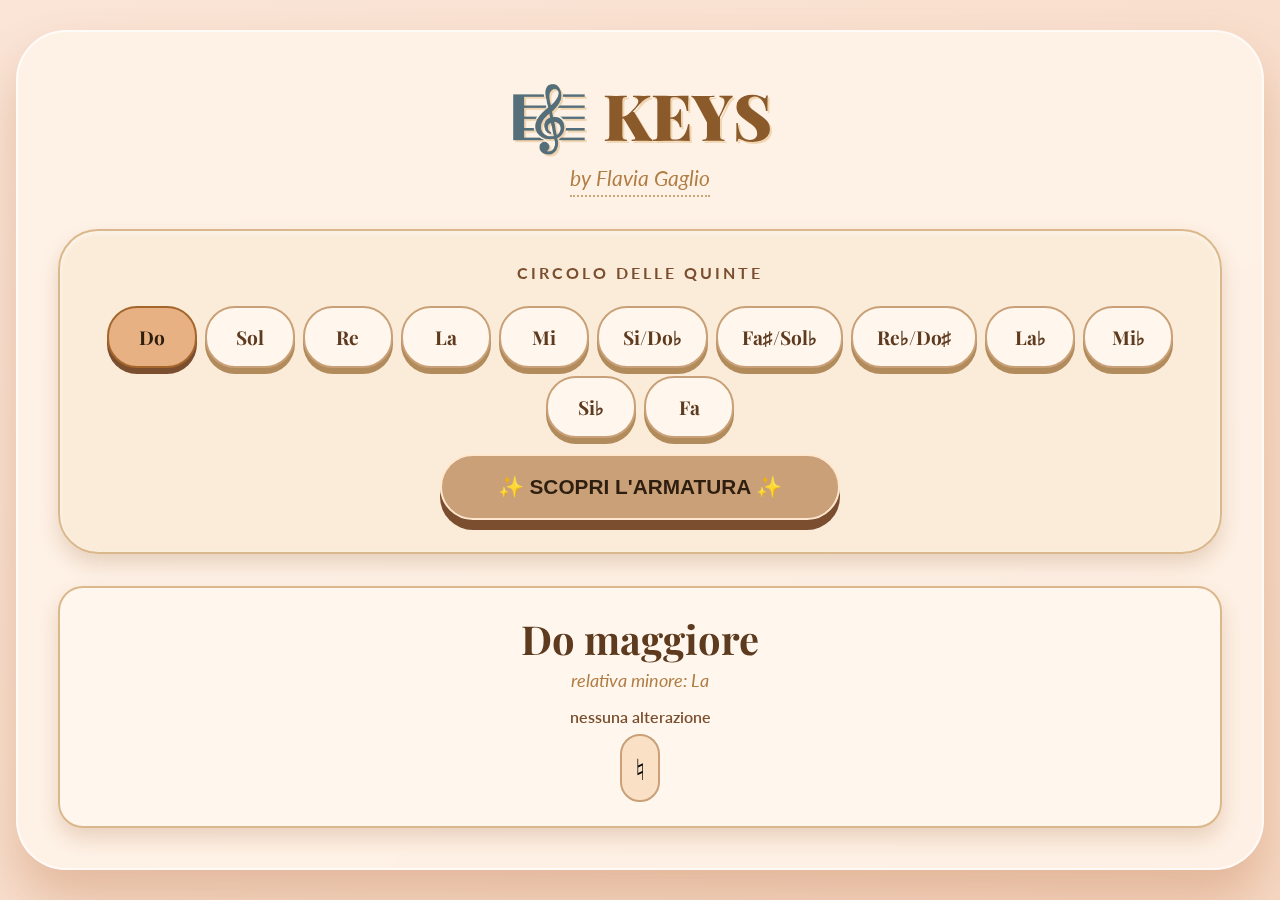
<file: keys/index.html>
<!DOCTYPE html>
<html lang="it">
<head>
    <meta charset="UTF-8">
    <meta name="viewport" content="width=device-width, initial-scale=1.0, maximum-scale=1.0, user-scalable=yes">
    <title>Keys · Flavia Gaglio</title>
    <link href="https://fonts.googleapis.com/css2?family=Playfair+Display:wght@400;700;900&family=Lato:wght@300;400;700&display=swap" rel="stylesheet">
    <style>
        * { margin: 0; padding: 0; box-sizing: border-box; }
        body {
            background: linear-gradient(145deg, #fae5d7 0%, #f7d9c4 100%);
            font-family: 'Lato', sans-serif;
            min-height: 100vh;
            display: flex;
            align-items: center;
            justify-content: center;
            padding: 1rem;
        }
        .container {
            max-width: 1300px;
            width: 100%;
            background: rgba(255, 245, 235, 0.8);
            backdrop-filter: blur(10px);
            border-radius: 30px;
            padding: 1.5rem;
            box-shadow: 0 30px 50px rgba(180, 100, 50, 0.3);
            border: 2px solid rgba(255, 255, 255, 0.7);
        }
        @media (min-width: 768px) {
            .container {
                padding: 2.5rem;
                border-radius: 50px;
            }
        }
        h1 {
            font-family: 'Playfair Display', serif;
            font-size: 3rem;
            font-weight: 900;
            color: #8b5a2b;
            text-align: center;
            text-shadow: 2px 2px 0 #f0d5b0;
            margin-bottom: 0.5rem;
        }
        @media (min-width: 768px) {
            h1 { font-size: 4rem; }
        }
        .byline {
            text-align: center;
            font-size: 1.2rem;
            color: #b07d44;
            font-style: italic;
            border-bottom: 2px dotted #c9a77b;
            display: inline-block;
            padding-bottom: 0.3rem;
            margin: 0 auto 1.5rem;
            width: auto;
            display: table;
        }
        @media (min-width: 768px) {
            .byline { font-size: 1.3rem; margin-bottom: 2rem; }
        }
        .selector-area {
            background: rgba(250, 235, 215, 0.9);
            border-radius: 30px;
            padding: 1.5rem;
            margin-bottom: 2rem;
            border: 2px solid #dbb88c;
            box-shadow: inset 0 2px 5px rgba(255,255,255,0.5), 0 10px 20px rgba(140,80,30,0.2);
        }
        @media (min-width: 768px) {
            .selector-area {
                padding: 2rem;
                border-radius: 40px;
            }
        }
        .selector-label {
            text-align: center;
            color: #7a4e2e;
            font-size: 0.9rem;
            text-transform: uppercase;
            letter-spacing: 2px;
            margin-bottom: 1rem;
            font-weight: 700;
        }
        @media (min-width: 768px) {
            .selector-label {
                font-size: 1rem;
                letter-spacing: 3px;
                margin-bottom: 1.5rem;
            }
        }
        .note-grid {
            display: flex;
            flex-wrap: wrap;
            gap: 0.5rem;
            justify-content: center;
            margin-bottom: 1rem;
        }
        .note-btn {
            background: #fff7ed;
            border: 2px solid #c9a077;
            color: #5e3a1f;
            padding: 0.6rem 0.8rem;
            border-radius: 30px;
            font-weight: 700;
            font-size: 0.9rem;
            font-family: 'Playfair Display', serif;
            cursor: pointer;
            box-shadow: 0 4px 0 #b28b5c;
            transition: all 0.1s ease;
            min-width: 70px;
            flex: 0 1 auto;
        }
        @media (min-width: 480px) {
            .note-btn {
                padding: 0.8rem 1.2rem;
                font-size: 1rem;
                min-width: 80px;
            }
        }
        @media (min-width: 768px) {
            .note-btn {
                padding: 1rem 1.5rem;
                font-size: 1.2rem;
                min-width: 90px;
                box-shadow: 0 6px 0 #b28b5c;
            }
        }
        .note-btn:active {
            transform: translateY(4px);
            box-shadow: 0 2px 0 #b28b5c;
        }
        .note-btn.selected {
            background: #e7b183;
            border-color: #a5662b;
            color: #2d1e0f;
            box-shadow: 0 4px 0 #7a4e2e;
        }
        @media (min-width: 768px) {
            .note-btn.selected {
                box-shadow: 0 6px 0 #7a4e2e;
            }
        }
        .calculate-btn {
            background: #c9a077;
            color: #2d1e0f;
            border: none;
            padding: 1rem 2rem;
            border-radius: 40px;
            font-weight: 800;
            font-size: 1.1rem;
            cursor: pointer;
            width: 100%;
            max-width: 350px;
            margin: 1rem auto 0;
            display: block;
            text-transform: uppercase;
            box-shadow: 0 8px 0 #7a4e2e;
            border: 2px solid #ffe7cf;
            transition: all 0.1s ease;
        }
        @media (min-width: 768px) {
            .calculate-btn {
                padding: 1.2rem 3rem;
                font-size: 1.3rem;
                max-width: 400px;
                box-shadow: 0 10px 0 #7a4e2e;
            }
        }
        .calculate-btn:active {
            transform: translateY(6px);
            box-shadow: 0 4px 0 #7a4e2e;
        }
        .results-grid {
            display: grid;
            grid-template-columns: 1fr;
            gap: 1.5rem;
            margin-top: 2rem;
        }
        @media (min-width: 600px) {
            .results-grid {
                grid-template-columns: repeat(2, 1fr);
            }
        }
        @media (min-width: 1024px) {
            .results-grid {
                grid-template-columns: repeat(auto-fit, minmax(300px, 1fr));
            }
        }
        .result-card {
            background: #fff7ed;
            border-radius: 25px;
            padding: 1.5rem;
            border: 2px solid #dbb88c;
            box-shadow: 0 10px 20px rgba(150,80,30,0.2);
            text-align: center;
        }
        .key-name {
            font-size: 2rem;
            font-family: 'Playfair Display', serif;
            font-weight: 700;
            color: #5e3a1f;
            margin-bottom: 0.3rem;
        }
        @media (min-width: 768px) {
            .key-name { font-size: 2.5rem; }
        }
        .relative-minor {
            font-size: 1.1rem;
            color: #b07d44;
            margin-bottom: 1rem;
            font-style: italic;
        }
        .accidentals-count {
            font-size: 1rem;
            color: #7a4e2e;
            margin-bottom: 0.5rem;
            font-weight: 600;
        }
        .accidentals-list {
            font-size: 1.8rem;
            font-family: 'Playfair Display', serif;
            background: #fae1c6;
            padding: 0.8rem;
            border-radius: 40px;
            display: inline-block;
            border: 2px solid #c9a077;
        }
        .accidental-note {
            display: inline-block;
            margin: 0 0.2rem;
            font-weight: 700;
        }
        .sharp { color: #bc6c25; }
        .flat { color: #a47148; }
    </style>
</head>
<body>
    <div class="container">
        <h1>🎼 KEYS</h1>
        <div class="byline">by Flavia Gaglio</div>

        <div class="selector-area">
            <div class="selector-label">circolo delle quinte</div>
            <div class="note-grid" id="noteGrid"></div>
            <button class="calculate-btn" id="calculate">✨ scopri l'armatura ✨</button>
        </div>

        <div id="resultsContainer" class="results-grid"></div>
    </div>

    <script>
        (function() {
            const MAJOR_SIGNATURES = {
                "Do":    { count: 0, type: 'none', accidentals: [] },
                "Do♯":   { count: 7, type: '#', accidentals: ["Fa♯", "Do♯", "Sol♯", "Re♯", "La♯", "Mi♯", "Si♯"] },
                "Re♭":   { count: 5, type: 'b', accidentals: ["Si♭", "Mi♭", "La♭", "Re♭", "Sol♭"] },
                "Re":    { count: 2, type: '#', accidentals: ["Fa♯", "Do♯"] },
                "Mi♭":   { count: 3, type: 'b', accidentals: ["Si♭", "Mi♭", "La♭"] },
                "Mi":    { count: 4, type: '#', accidentals: ["Fa♯", "Do♯", "Sol♯", "Re♯"] },
                "Fa":    { count: 1, type: 'b', accidentals: ["Si♭"] },
                "Fa♯":   { count: 6, type: '#', accidentals: ["Fa♯", "Do♯", "Sol♯", "Re♯", "La♯", "Mi♯"] },
                "Sol♭":  { count: 6, type: 'b', accidentals: ["Si♭", "Mi♭", "La♭", "Re♭", "Sol♭", "Do♭"] },
                "Sol":   { count: 1, type: '#', accidentals: ["Fa♯"] },
                "Sol♯":  { count: 5, type: '#', accidentals: ["Fa♯", "Do♯", "Sol♯", "Re♯", "La♯"] },
                "La♭":   { count: 4, type: 'b', accidentals: ["Si♭", "Mi♭", "La♭", "Re♭"] },
                "La":    { count: 3, type: '#', accidentals: ["Fa♯", "Do♯", "Sol♯"] },
                "Si♭":   { count: 2, type: 'b', accidentals: ["Si♭", "Mi♭"] },
                "Si":    { count: 5, type: '#', accidentals: ["Fa♯", "Do♯", "Sol♯", "Re♯", "La♯"] }
            };

            const NOTE_LABELS = [
                "Do", "Sol", "Re", "La", "Mi", "Si/Do♭", "Fa♯/Sol♭", "Re♭/Do♯",
                "La♭", "Mi♭", "Si♭", "Fa"
            ];

            const TONALITA_PER_ETICHETTA = {
                "Do": [ { maggiore: "Do", minore: "La" } ],
                "Sol": [ { maggiore: "Sol", minore: "Mi" } ],
                "Re": [ { maggiore: "Re", minore: "Si" } ],
                "La": [ { maggiore: "La", minore: "Fa♯" } ],
                "Mi": [ { maggiore: "Mi", minore: "Do♯" } ],
                "Si/Do♭": [
                    { maggiore: "Si", minore: "Sol♯" },
                    { maggiore: "Do♭", minore: "La♭" }
                ],
                "Fa♯/Sol♭": [
                    { maggiore: "Fa♯", minore: "Re♯" },
                    { maggiore: "Sol♭", minore: "Mi♭" }
                ],
                "Re♭/Do♯": [
                    { maggiore: "Re♭", minore: "Si♭" },
                    { maggiore: "Do♯", minore: "La♯" }
                ],
                "La♭": [ { maggiore: "La♭", minore: "Fa" } ],
                "Mi♭": [ { maggiore: "Mi♭", minore: "Do" } ],
                "Si♭": [ { maggiore: "Si♭", minore: "Sol" } ],
                "Fa": [ { maggiore: "Fa", minore: "Re" } ]
            };

            let selectedIndex = 0;
            const noteGrid = document.getElementById('noteGrid');
            const calculateBtn = document.getElementById('calculate');
            const resultsContainer = document.getElementById('resultsContainer');

            NOTE_LABELS.forEach((label, idx) => {
                const btn = document.createElement('button');
                btn.className = 'note-btn' + (idx === 0 ? ' selected' : '');
                btn.textContent = label;
                btn.dataset.index = idx;
                btn.addEventListener('click', () => {
                    document.querySelectorAll('.note-btn').forEach(b => b.classList.remove('selected'));
                    btn.classList.add('selected');
                    selectedIndex = idx;
                });
                noteGrid.appendChild(btn);
            });

            function createCard(maggiore, minore) {
                const sig = MAJOR_SIGNATURES[maggiore];
                if (!sig) return null;

                const card = document.createElement('div');
                card.className = 'result-card';

                const nameEl = document.createElement('div');
                nameEl.className = 'key-name';
                nameEl.textContent = `${maggiore} maggiore`;
                card.appendChild(nameEl);

                const relEl = document.createElement('div');
                relEl.className = 'relative-minor';
                relEl.textContent = `relativa minore: ${minore}`;
                card.appendChild(relEl);

                if (sig.count === 0) {
                    const countEl = document.createElement('div');
                    countEl.className = 'accidentals-count';
                    countEl.textContent = 'nessuna alterazione';
                    card.appendChild(countEl);
                    const listEl = document.createElement('div');
                    listEl.className = 'accidentals-list';
                    listEl.innerHTML = '♮';
                    card.appendChild(listEl);
                } else {
                    const tipo = sig.type === '#' ? 'diesis' : 'bemolli';
                    const countEl = document.createElement('div');
                    countEl.className = 'accidentals-count';
                    countEl.textContent = `${sig.count} ${tipo}`;
                    card.appendChild(countEl);

                    const listEl = document.createElement('div');
                    listEl.className = 'accidentals-list';
                    let html = '';
                    sig.accidentals.forEach(nota => {
                        const classe = sig.type === '#' ? 'sharp' : 'flat';
                        html += `<span class="accidental-note ${classe}">${nota}</span>`;
                    });
                    listEl.innerHTML = html;
                    card.appendChild(listEl);
                }

                return card;
            }

            function renderKeys() {
                const label = NOTE_LABELS[selectedIndex];
                const tonalitaList = TONALITA_PER_ETICHETTA[label];
                if (!tonalitaList) return;

                resultsContainer.innerHTML = '';

                tonalitaList.forEach(item => {
                    const card = createCard(item.maggiore, item.minore);
                    if (card) resultsContainer.appendChild(card);
                });
            }

            calculateBtn.addEventListener('click', renderKeys);
            renderKeys();
        })();
    </script>
</body>
</html>
</file>
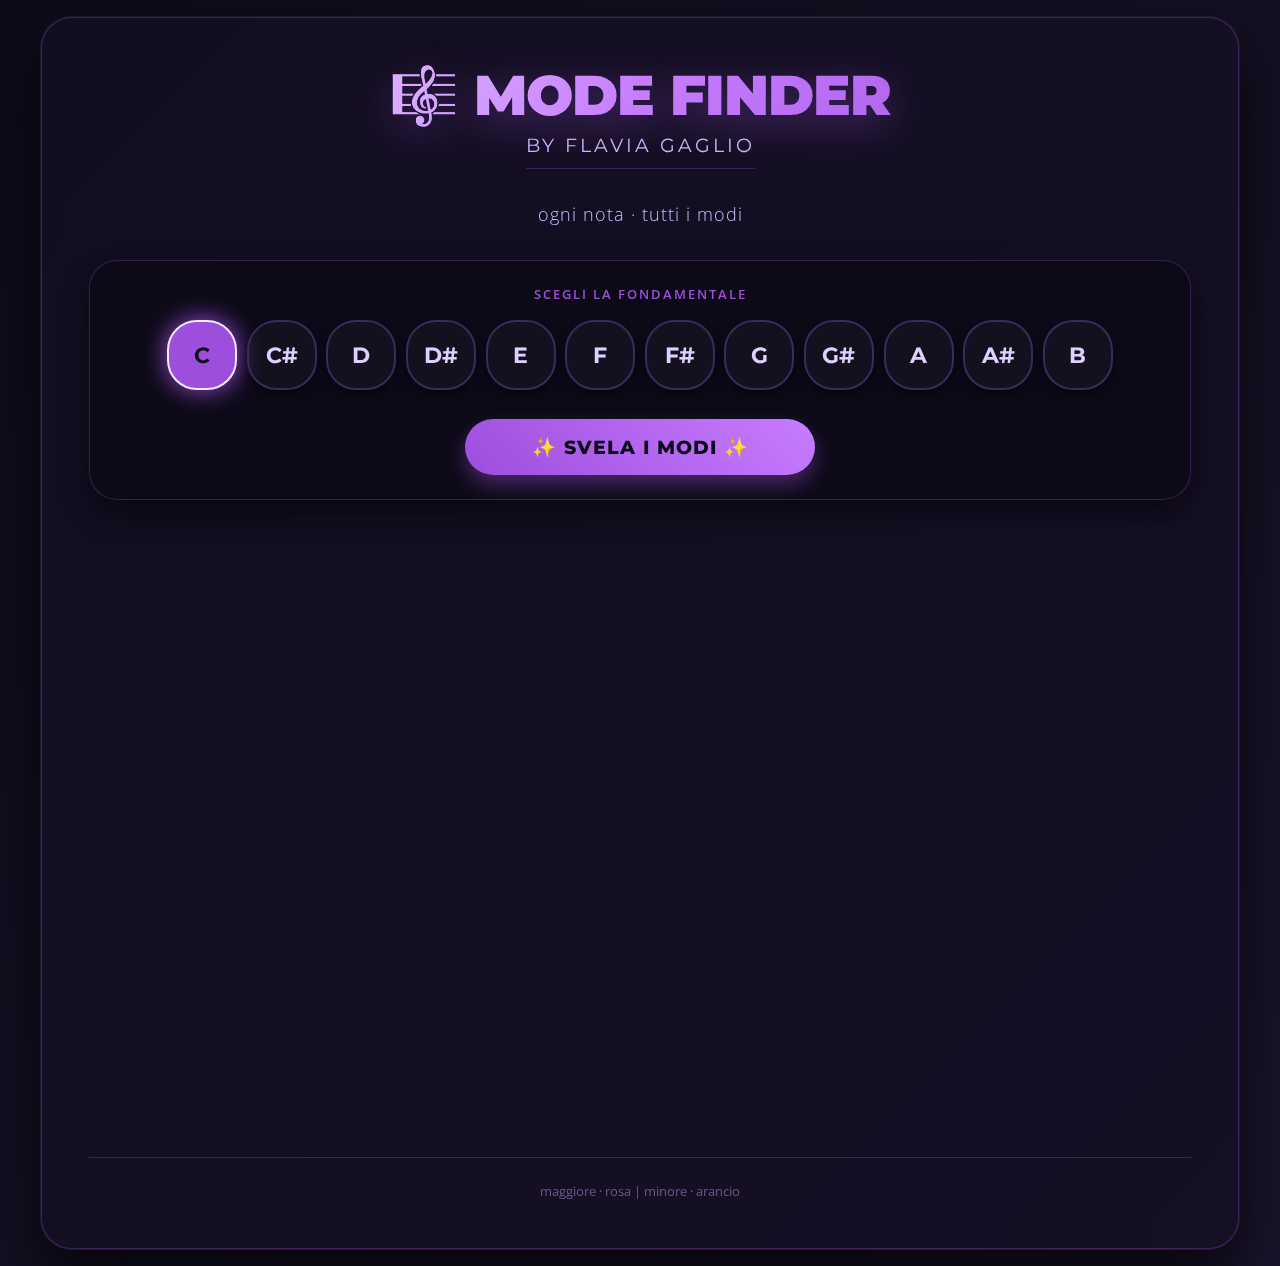
<file: mode-finder/index.html>
<!DOCTYPE html>
<html lang="en">
<head>
    <meta charset="UTF-8">
    <meta name="viewport" content="width=device-width, initial-scale=1.0, maximum-scale=1.0, user-scalable=yes">
    <title>Mode Finder · Flavia Gaglio</title>
    <!-- Font Google -->
    <link href="https://fonts.googleapis.com/css2?family=Montserrat:wght@400;700;900&family=Open+Sans:wght@400;600&display=swap" rel="stylesheet">
    <style>
        * {
            margin: 0;
            padding: 0;
            box-sizing: border-box;
        }

        body {
            background: linear-gradient(135deg, #0d0b1a 0%, #1a142b 100%);
            color: #f0e9ff;
            font-family: 'Open Sans', sans-serif;
            line-height: 1.5;
            min-height: 100vh;
            display: flex;
            align-items: center;
            justify-content: center;
            padding: 1rem;
            animation: fadeInBody 1.2s ease-out;
        }

        @keyframes fadeInBody {
            from { opacity: 0; }
            to { opacity: 1; }
        }

        .container {
            max-width: 1200px;
            width: 100%;
            background: rgba(20, 15, 35, 0.8);
            backdrop-filter: blur(10px);
            border-radius: 32px;
            padding: 1.8rem;
            box-shadow: 0 30px 60px rgba(0, 0, 0, 0.7), 0 0 0 1px rgba(157, 78, 221, 0.3) inset;
            border: 1px solid rgba(255, 255, 255, 0.05);
            transition: box-shadow 0.3s;
        }

        @media (min-width: 768px) {
            .container {
                padding: 3rem;
            }
        }

        /* Titolo */
        .hero-title {
            text-align: center;
            margin-bottom: 1rem;
        }

        h1 {
            font-family: 'Montserrat', sans-serif;
            font-size: 3.5rem;
            font-weight: 900;
            background: linear-gradient(120deg, #f0e9ff, #c77dff, #9d4edd);
            -webkit-background-clip: text;
            -webkit-text-fill-color: transparent;
            background-clip: text;
            letter-spacing: -1px;
            line-height: 1.1;
            filter: drop-shadow(0 10px 20px rgba(157, 78, 221, 0.4));
            animation: floatTitle 3s infinite ease-in-out;
            margin-bottom: 0.3rem;
        }

        .byline {
            font-family: 'Montserrat', sans-serif;
            font-size: 1.2rem;
            font-weight: 400;
            color: #c7b9ff;
            letter-spacing: 3px;
            text-transform: uppercase;
            border-bottom: 1px solid rgba(157, 78, 221, 0.3);
            display: inline-block;
            padding-bottom: 0.5rem;
            margin-bottom: 1rem;
        }

        @keyframes floatTitle {
            0%, 100% { transform: translateY(0); }
            50% { transform: translateY(-5px); }
        }

        .sub {
            text-align: center;
            font-size: 1.1rem;
            color: #c7b9ff;
            margin-bottom: 2rem;
            font-weight: 300;
            letter-spacing: 1px;
        }

        /* Selettore area */
        .selector-area {
            background: rgba(10, 8, 20, 0.7);
            backdrop-filter: blur(5px);
            border-radius: 28px;
            padding: 1.5rem;
            margin-bottom: 2.5rem;
            border: 1px solid rgba(157, 78, 221, 0.3);
            box-shadow: 0 15px 30px rgba(0, 0, 0, 0.5);
        }

        .selector-label {
            font-size: 0.8rem;
            text-transform: uppercase;
            letter-spacing: 2px;
            color: #9d4edd;
            margin-bottom: 1rem;
            font-weight: 600;
            text-align: center;
        }

        .note-grid {
            display: flex;
            flex-wrap: wrap;
            gap: 0.6rem;
            justify-content: center;
            margin-bottom: 1.8rem;
        }

        .note-btn {
            background: rgba(255, 255, 255, 0.03);
            border: 2px solid #3c2a5a;
            color: #e0d0ff;
            width: 60px;
            height: 60px;
            border-radius: 30px;
            font-weight: 700;
            font-size: 1.3rem;
            font-family: 'Montserrat', sans-serif;
            cursor: pointer;
            transition: all 0.2s ease;
            display: flex;
            align-items: center;
            justify-content: center;
            box-shadow: 0 5px 10px rgba(0,0,0,0.5);
            -webkit-tap-highlight-color: transparent;
        }

        @media (min-width: 480px) {
            .note-btn {
                width: 70px;
                height: 70px;
                font-size: 1.4rem;
            }
        }

        .note-btn:active {
            transform: scale(0.95);
            background: rgba(157, 78, 221, 0.4);
        }

        .note-btn.selected {
            background: #9d4edd;
            border-color: #f0e9ff;
            color: #0d0b1a;
            box-shadow: 0 0 25px #9d4edd;
        }

        .calculate-btn {
            background: linear-gradient(45deg, #9d4edd, #c77dff);
            color: #0d0b1a;
            border: none;
            padding: 1rem 2rem;
            border-radius: 50px;
            font-weight: 800;
            font-size: 1.2rem;
            font-family: 'Montserrat', sans-serif;
            cursor: pointer;
            transition: all 0.2s;
            letter-spacing: 1px;
            width: 100%;
            max-width: 350px;
            margin: 0 auto;
            display: block;
            text-transform: uppercase;
            box-shadow: 0 10px 20px rgba(157, 78, 221, 0.4);
            -webkit-tap-highlight-color: transparent;
        }

        .calculate-btn:active {
            transform: scale(0.97);
            box-shadow: 0 5px 10px rgba(157, 78, 221, 0.7);
        }

        .modes-grid {
            display: grid;
            grid-template-columns: 1fr;
            gap: 1.2rem;
            margin-top: 2rem;
            animation: fadeInUp 0.8s ease-out;
        }

        @media (min-width: 600px) {
            .modes-grid {
                grid-template-columns: repeat(2, 1fr);
            }
        }

        @media (min-width: 1024px) {
            .modes-grid {
                grid-template-columns: repeat(3, 1fr);
            }
        }

        @keyframes fadeInUp {
            from {
                opacity: 0;
                transform: translateY(20px);
            }
            to {
                opacity: 1;
                transform: translateY(0);
            }
        }

        .mode-card {
            background: rgba(30, 20, 45, 0.9);
            backdrop-filter: blur(4px);
            border-radius: 24px;
            padding: 1.5rem;
            border-left: 6px solid;
            box-shadow: 0 10px 20px rgba(0, 0, 0, 0.6);
            transition: transform 0.2s;
            opacity: 0;
            animation: cardAppear 0.4s forwards;
            animation-delay: calc(0.05s * var(--i));
        }

        @keyframes cardAppear {
            to { opacity: 1; }
            from { opacity: 0; }
        }

        .mode-card.major {
            border-left-color: #f72585;
        }

        .mode-card.minor {
            border-left-color: #ff9e00;
        }

        .mode-name {
            font-family: 'Montserrat', sans-serif;
            font-size: 1.6rem;
            font-weight: 700;
            display: flex;
            justify-content: space-between;
            align-items: center;
            margin-bottom: 0.8rem;
            color: #fff;
        }

        .mode-type {
            font-size: 0.7rem;
            background: rgba(255,255,255,0.1);
            padding: 0.3rem 0.8rem;
            border-radius: 30px;
            font-weight: 400;
            color: #ddd;
            border: 1px solid rgba(255,255,255,0.2);
        }

        .mode-notes {
            font-family: 'Courier New', monospace;
            font-size: 1.1rem;
            background: rgba(0, 0, 0, 0.4);
            padding: 0.8rem;
            border-radius: 40px;
            color: #f0e9ff;
            word-break: break-word;
            border: 1px solid #9d4edd;
            text-align: center;
            letter-spacing: 1px;
        }

        footer {
            margin-top: 2.5rem;
            text-align: center;
            color: #6a5a8a;
            font-size: 0.8rem;
            border-top: 1px solid rgba(157, 78, 221, 0.3);
            padding-top: 1.5rem;
        }
    </style>
</head>
<body>
    <div class="container">
        <div class="hero-title">
            <h1>🎼 MODE FINDER</h1>
            <div class="byline">by Flavia Gaglio</div>
        </div>
        <p class="sub">ogni nota · tutti i modi</p>

        <div class="selector-area">
            <div class="selector-label">scegli la fondamentale</div>
            <div class="note-grid" id="noteGrid"></div>
            <button class="calculate-btn" id="calculate">✨ svela i modi ✨</button>
        </div>

        <div id="modes-container" class="modes-grid"></div>

        <footer>maggiore · rosa | minore · arancio</footer>
    </div>

    <script>
        (function() {
            // ---------- Costanti ----------
            const NOTE_NAMES = ["C", "C#", "D", "D#", "E", "F", "F#", "G", "G#", "A", "A#", "B"];
            const MAJOR_SCALE_INTERVALS = [2, 2, 1, 2, 2, 2, 1];
            const MODE_NAMES = ["Ionico", "Dorico", "Frigio", "Lidio", "Misolidio", "Eolio", "Locrio"];
            const MODE_IS_MAJOR = [true, false, false, true, true, false, false];

            // ---------- Stato ----------
            let selectedNoteIndex = 0;

            // ---------- DOM ----------
            const noteGrid = document.getElementById('noteGrid');
            const modesContainer = document.getElementById('modes-container');
            const calculateBtn = document.getElementById('calculate');

            // ---------- Crea griglia note ----------
            NOTE_NAMES.forEach((note, index) => {
                const btn = document.createElement('button');
                btn.className = 'note-btn' + (index === 0 ? ' selected' : '');
                btn.textContent = note;
                btn.dataset.index = index;
                btn.addEventListener('click', () => {
                    document.querySelectorAll('.note-btn').forEach(b => b.classList.remove('selected'));
                    btn.classList.add('selected');
                    selectedNoteIndex = index;
                });
                noteGrid.appendChild(btn);
            });

            // ---------- Funzioni di calcolo ----------
            function buildMajorScale(rootIndex) {
                const scale = [rootIndex];
                let current = rootIndex;
                for (let interval of MAJOR_SCALE_INTERVALS) {
                    current = (current + interval) % 12;
                    scale.push(current);
                }
                scale.pop(); // rimuovi ottava
                return scale;
            }

            function generateModes(rootIndex) {
                const majorScale = buildMajorScale(rootIndex);
                const modes = [];
                for (let i = 0; i < 7; i++) {
                    const modeIndices = [];
                    for (let j = 0; j < 7; j++) {
                        modeIndices.push(majorScale[(i + j) % 7]);
                    }
                    modes.push({
                        name: MODE_NAMES[i],
                        isMajor: MODE_IS_MAJOR[i],
                        notes: modeIndices.map(idx => NOTE_NAMES[idx])
                    });
                }
                return modes;
            }

            // ---------- Render con animazione ----------
            function renderModes(rootIndex) {
                const modes = generateModes(rootIndex);
                let html = '';
                modes.forEach((mode, idx) => {
                    const modeClass = mode.isMajor ? 'major' : 'minor';
                    const typeLabel = mode.isMajor ? 'maggiore' : 'minore';
                    const notesStr = mode.notes.join(' · ');
                    html += `
                        <div class="mode-card ${modeClass}" style="--i: ${idx + 1}">
                            <div class="mode-name">
                                ${mode.name} <span class="mode-type">${typeLabel}</span>
                            </div>
                            <div class="mode-notes">${notesStr}</div>
                        </div>
                    `;
                });
                modesContainer.innerHTML = html;
            }

            // ---------- Evento calcolo ----------
            calculateBtn.addEventListener('click', () => {
                renderModes(selectedNoteIndex);
            });

            // ---------- Mostra i modi di C all'avvio ----------
            renderModes(0);
        })();
    </script>
</body>
</html>
</file>
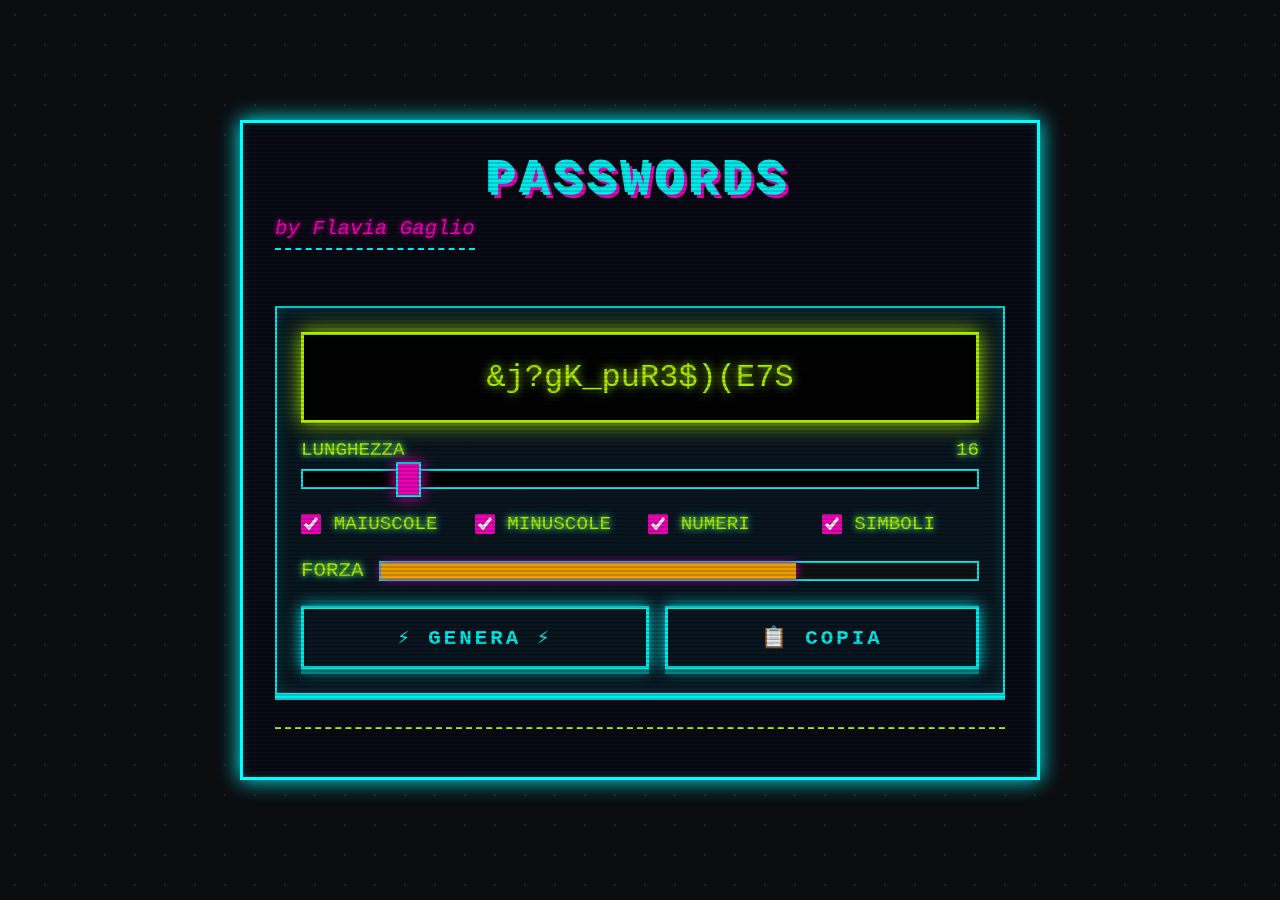
<file: passwords/index.html>
<!DOCTYPE html>
<html lang="it">
<head>
    <meta charset="UTF-8">
    <meta name="viewport" content="width=device-width, initial-scale=1.0, maximum-scale=1.0, user-scalable=yes">
    <title>passwords · Flavia Gaglio</title>
    <style>
        * {
            margin: 0;
            padding: 0;
            box-sizing: border-box;
        }

        body {
            background: #0b0c10;
            font-family: 'Courier New', Courier, monospace;
            min-height: 100vh;
            display: flex;
            align-items: center;
            justify-content: center;
            padding: 1rem;
            background-image: radial-gradient(#1f1f2e 1px, transparent 1px);
            background-size: 30px 30px;
            animation: scan 10s linear infinite;
        }

        @keyframes scan {
            0% { background-position: 0 0; }
            100% { background-position: 30px 30px; }
        }

        .container {
            max-width: 800px;
            width: 100%;
            background: rgba(10, 8, 20, 0.85);
            backdrop-filter: blur(5px);
            border: 3px solid #00ffff;
            box-shadow: 0 0 20px #00ffff, inset 0 0 10px #00ffff33;
            border-radius: 0px;
            padding: 2rem;
            color: #bbff00;
            text-shadow: 0 0 5px #bbff00, 0 0 10px #00ffff;
            position: relative;
            overflow: hidden;
        }

        .container::before {
            content: "";
            position: absolute;
            top: 0;
            left: 0;
            width: 100%;
            height: 100%;
            background: repeating-linear-gradient(0deg, rgba(0,255,255,0.03) 0px, rgba(0,0,0,0.3) 2px, transparent 4px);
            pointer-events: none;
            z-index: 1;
        }

        h1 {
            font-size: 3rem;
            font-weight: 900;
            text-align: center;
            letter-spacing: 5px;
            margin-bottom: 0.5rem;
            color: #00ffff;
            text-shadow: 3px 3px 0 #ff00c1, -3px -3px 0 #00ffff;
            animation: glitch 1.5s infinite;
        }

        @keyframes glitch {
            0%, 100% { transform: skew(0deg, 0deg); opacity: 1; }
            95% { transform: skew(2deg, 1deg); opacity: 0.8; }
            96% { transform: skew(-2deg, -1deg); opacity: 0.9; }
            97% { transform: skew(0deg, 0deg); opacity: 1; }
        }

        .byline {
            text-align: center;
            font-size: 1.3rem;
            color: #ff00c1;
            margin-bottom: 2rem;
            font-style: italic;
            text-shadow: 0 0 5px #ff00c1;
            border-bottom: 2px dashed #00ffff;
            padding-bottom: 0.5rem;
            display: inline-block;
            width: auto;
            margin-left: auto;
            margin-right: auto;
        }

        .glass-panel {
            background: rgba(0, 255, 255, 0.05);
            border: 2px solid #00ffff;
            padding: 1.5rem;
            margin: 1.5rem 0;
            box-shadow: inset 0 0 15px #00ffff33, 0 5px 0 #00ffff;
        }

        .password-display {
            background: #000000;
            border: 3px solid #bbff00;
            padding: 1.5rem;
            font-size: 2rem;
            font-family: 'Courier New', monospace;
            word-break: break-all;
            text-align: center;
            color: #bbff00;
            text-shadow: 0 0 10px #bbff00;
            margin-bottom: 1rem;
            position: relative;
            box-shadow: 0 0 20px #bbff00;
        }

        .password-display.glitch {
            animation: textGlitch 0.3s infinite;
        }

        @keyframes textGlitch {
            0% { transform: translate(0); filter: hue-rotate(0deg); }
            20% { transform: translate(-3px, 1px); filter: hue-rotate(90deg); }
            40% { transform: translate(3px, -1px); filter: hue-rotate(180deg); }
            60% { transform: translate(-2px, 2px); filter: hue-rotate(270deg); }
            80% { transform: translate(2px, -2px); filter: hue-rotate(360deg); }
            100% { transform: translate(0); }
        }

        .controls {
            display: flex;
            flex-direction: column;
            gap: 1.5rem;
        }

        .slider-container {
            display: flex;
            flex-direction: column;
            gap: 0.5rem;
        }

        .slider-label {
            display: flex;
            justify-content: space-between;
            font-size: 1.2rem;
            color: #bbff00;
        }

        input[type=range] {
            width: 100%;
            height: 20px;
            background: #000;
            border: 2px solid #00ffff;
            outline: none;
            -webkit-appearance: none;
        }

        input[type=range]::-webkit-slider-thumb {
            -webkit-appearance: none;
            width: 25px;
            height: 35px;
            background: #ff00c1;
            border: 2px solid #00ffff;
            box-shadow: 0 0 15px #ff00c1;
            cursor: pointer;
        }

        .checkbox-group {
            display: grid;
            grid-template-columns: repeat(auto-fit, minmax(150px, 1fr));
            gap: 1rem;
        }

        .checkbox-item {
            display: flex;
            align-items: center;
            gap: 0.8rem;
            font-size: 1.2rem;
        }

        .checkbox-item input[type=checkbox] {
            width: 20px;
            height: 20px;
            accent-color: #ff00c1;
        }

        .strength-meter {
            display: flex;
            align-items: center;
            gap: 1rem;
            font-size: 1.3rem;
        }

        .strength-bar {
            flex: 1;
            height: 20px;
            background: #111;
            border: 2px solid #00ffff;
        }

        .strength-fill {
            height: 100%;
            width: 0%;
            background: #ff00c1;
            box-shadow: 0 0 10px #ff00c1;
            transition: width 0.2s;
        }

        .button-group {
            display: flex;
            gap: 1rem;
            flex-wrap: wrap;
            justify-content: center;
        }

        .cyber-button {
            background: transparent;
            color: #00ffff;
            border: 3px solid #00ffff;
            padding: 1rem 2rem;
            font-size: 1.3rem;
            font-weight: bold;
            font-family: 'Courier New', monospace;
            cursor: pointer;
            text-transform: uppercase;
            letter-spacing: 3px;
            position: relative;
            transition: 0.1s;
            box-shadow: 0 5px 0 #008b8b, 0 0 15px #00ffff;
            flex: 1 1 auto;
            min-width: 200px;
        }

        .cyber-button:hover {
            background: #00ffff33;
            color: #ff00c1;
            border-color: #ff00c1;
            box-shadow: 0 5px 0 #ff00c1, 0 0 25px #ff00c1;
            transform: translateY(-2px);
        }

        .cyber-button:active {
            transform: translateY(4px);
            box-shadow: 0 1px 0 #ff00c1;
        }

        .pixel-corner {
            position: relative;
        }

        .pixel-corner::before,
        .pixel-corner::after {
            content: "";
            position: absolute;
            width: 15px;
            height: 15px;
            border: 2px solid #bbff00;
        }

        .footer {
            margin-top: 2rem;
            text-align: center;
            color: #00ffff;
            font-size: 0.9rem;
            border-top: 2px dashed #bbff00;
            padding-top: 1rem;
        }

        @media (max-width: 600px) {
            h1 { font-size: 2rem; }
            .password-display { font-size: 1.2rem; }
            .checkbox-group { grid-template-columns: 1fr; }
            .cyber-button { min-width: 100%; }
        }
    </style>
</head>
<body>
    <div class="container">
        <h1>PASSWORDS</h1>
        <div class="byline">by Flavia Gaglio</div>

        <div class="glass-panel">
            <div class="password-display" id="passwordDisplay">CLICK GENERATE</div>

            <div class="controls">
                <div class="slider-container">
                    <div class="slider-label">
                        <span>LUNGHEZZA</span>
                        <span id="lengthValue">16</span>
                    </div>
                    <input type="range" id="lengthSlider" min="8" max="64" value="16">
                </div>

                <div class="checkbox-group">
                    <label class="checkbox-item">
                        <input type="checkbox" id="useUpper" checked> MAIUSCOLE
                    </label>
                    <label class="checkbox-item">
                        <input type="checkbox" id="useLower" checked> MINUSCOLE
                    </label>
                    <label class="checkbox-item">
                        <input type="checkbox" id="useNumbers" checked> NUMERI
                    </label>
                    <label class="checkbox-item">
                        <input type="checkbox" id="useSymbols" checked> SIMBOLI
                    </label>
                </div>

                <div class="strength-meter">
                    <span>FORZA</span>
                    <div class="strength-bar">
                        <div class="strength-fill" id="strengthFill" style="width: 80%;"></div>
                    </div>
                </div>

                <div class="button-group">
                    <button class="cyber-button" id="generateBtn">⚡ GENERA ⚡</button>
                    <button class="cyber-button" id="copyBtn">📋 COPIA</button>
                </div>
            </div>
        </div>

        <div class="footer">
            
        </div>
    </div>

    <script>
        (function() {
            // Elementi DOM
            const passwordDisplay = document.getElementById('passwordDisplay');
            const lengthSlider = document.getElementById('lengthSlider');
            const lengthValue = document.getElementById('lengthValue');
            const useUpper = document.getElementById('useUpper');
            const useLower = document.getElementById('useLower');
            const useNumbers = document.getElementById('useNumbers');
            const useSymbols = document.getElementById('useSymbols');
            const generateBtn = document.getElementById('generateBtn');
            const copyBtn = document.getElementById('copyBtn');
            const strengthFill = document.getElementById('strengthFill');

            // Set di caratteri
            const UPPER = 'ABCDEFGHIJKLMNOPQRSTUVWXYZ';
            const LOWER = 'abcdefghijklmnopqrstuvwxyz';
            const NUMBERS = '0123456789';
            const SYMBOLS = '!@#$%^&*()_+[]{}|;:,.<>?';

            // Aggiorna valore slider
            lengthSlider.addEventListener('input', () => {
                lengthValue.textContent = lengthSlider.value;
                updateStrength();
            });

            // Calcola forza password in base a lunghezza e varietà
            function calculateStrength(length, charSets) {
                let variety = 0;
                if (charSets.upper) variety++;
                if (charSets.lower) variety++;
                if (charSets.numbers) variety++;
                if (charSets.symbols) variety++;
                
                let score = 0;
                // Base: lunghezza (max 40 punti per lunghezza 64)
                score += Math.min(40, length * 0.6);
                // Varietà: fino a 40 punti
                score += variety * 10;
                // Bonus se tutti e 4 i set: +20
                if (variety === 4) score += 20;
                
                return Math.min(100, score);
            }

            // Aggiorna barra della forza
            function updateStrength() {
                const length = parseInt(lengthSlider.value);
                const charSets = {
                    upper: useUpper.checked,
                    lower: useLower.checked,
                    numbers: useNumbers.checked,
                    symbols: useSymbols.checked
                };
                const strength = calculateStrength(length, charSets);
                strengthFill.style.width = strength + '%';
                // Cambia colore in base alla forza
                if (strength < 40) strengthFill.style.background = '#ff4444';
                else if (strength < 70) strengthFill.style.background = '#ffaa00';
                else strengthFill.style.background = '#00ff88';
            }

            // Genera password
            function generatePassword() {
                let chars = '';
                if (useUpper.checked) chars += UPPER;
                if (useLower.checked) chars += LOWER;
                if (useNumbers.checked) chars += NUMBERS;
                if (useSymbols.checked) chars += SYMBOLS;

                if (chars === '') {
                    alert('Seleziona almeno un tipo di carattere!');
                    return '';
                }

                const length = parseInt(lengthSlider.value);
                let password = '';
                for (let i = 0; i < length; i++) {
                    const randomIndex = Math.floor(Math.random() * chars.length);
                    password += chars[randomIndex];
                }
                return password;
            }

            // Mostra password con effetto glitch
            function displayWithGlitch(pwd) {
                passwordDisplay.textContent = pwd;
                passwordDisplay.classList.add('glitch');
                setTimeout(() => {
                    passwordDisplay.classList.remove('glitch');
                }, 300);
            }

            // Evento genera
            generateBtn.addEventListener('click', () => {
                const pwd = generatePassword();
                if (pwd) displayWithGlitch(pwd);
                updateStrength();
            });

            // Evento copia
            copyBtn.addEventListener('click', () => {
                const pwd = passwordDisplay.textContent;
                if (pwd && pwd !== 'CLICK GENERATE') {
                    navigator.clipboard.writeText(pwd).then(() => {
                        // feedback visivo
                        passwordDisplay.style.background = '#00ff0033';
                        setTimeout(() => {
                            passwordDisplay.style.background = '';
                        }, 200);
                    }).catch(err => {
                        alert('Errore nella copia');
                    });
                }
            });

            // Inizializza prima password
            (function init() {
                const pwd = generatePassword();
                if (pwd) passwordDisplay.textContent = pwd;
                updateStrength();
            })();

            // Aggiorna forza al cambio delle checkbox
            [useUpper, useLower, useNumbers, useSymbols].forEach(cb => {
                cb.addEventListener('change', updateStrength);
            });
        })();
    </script>
</body>
</html>
</file>
